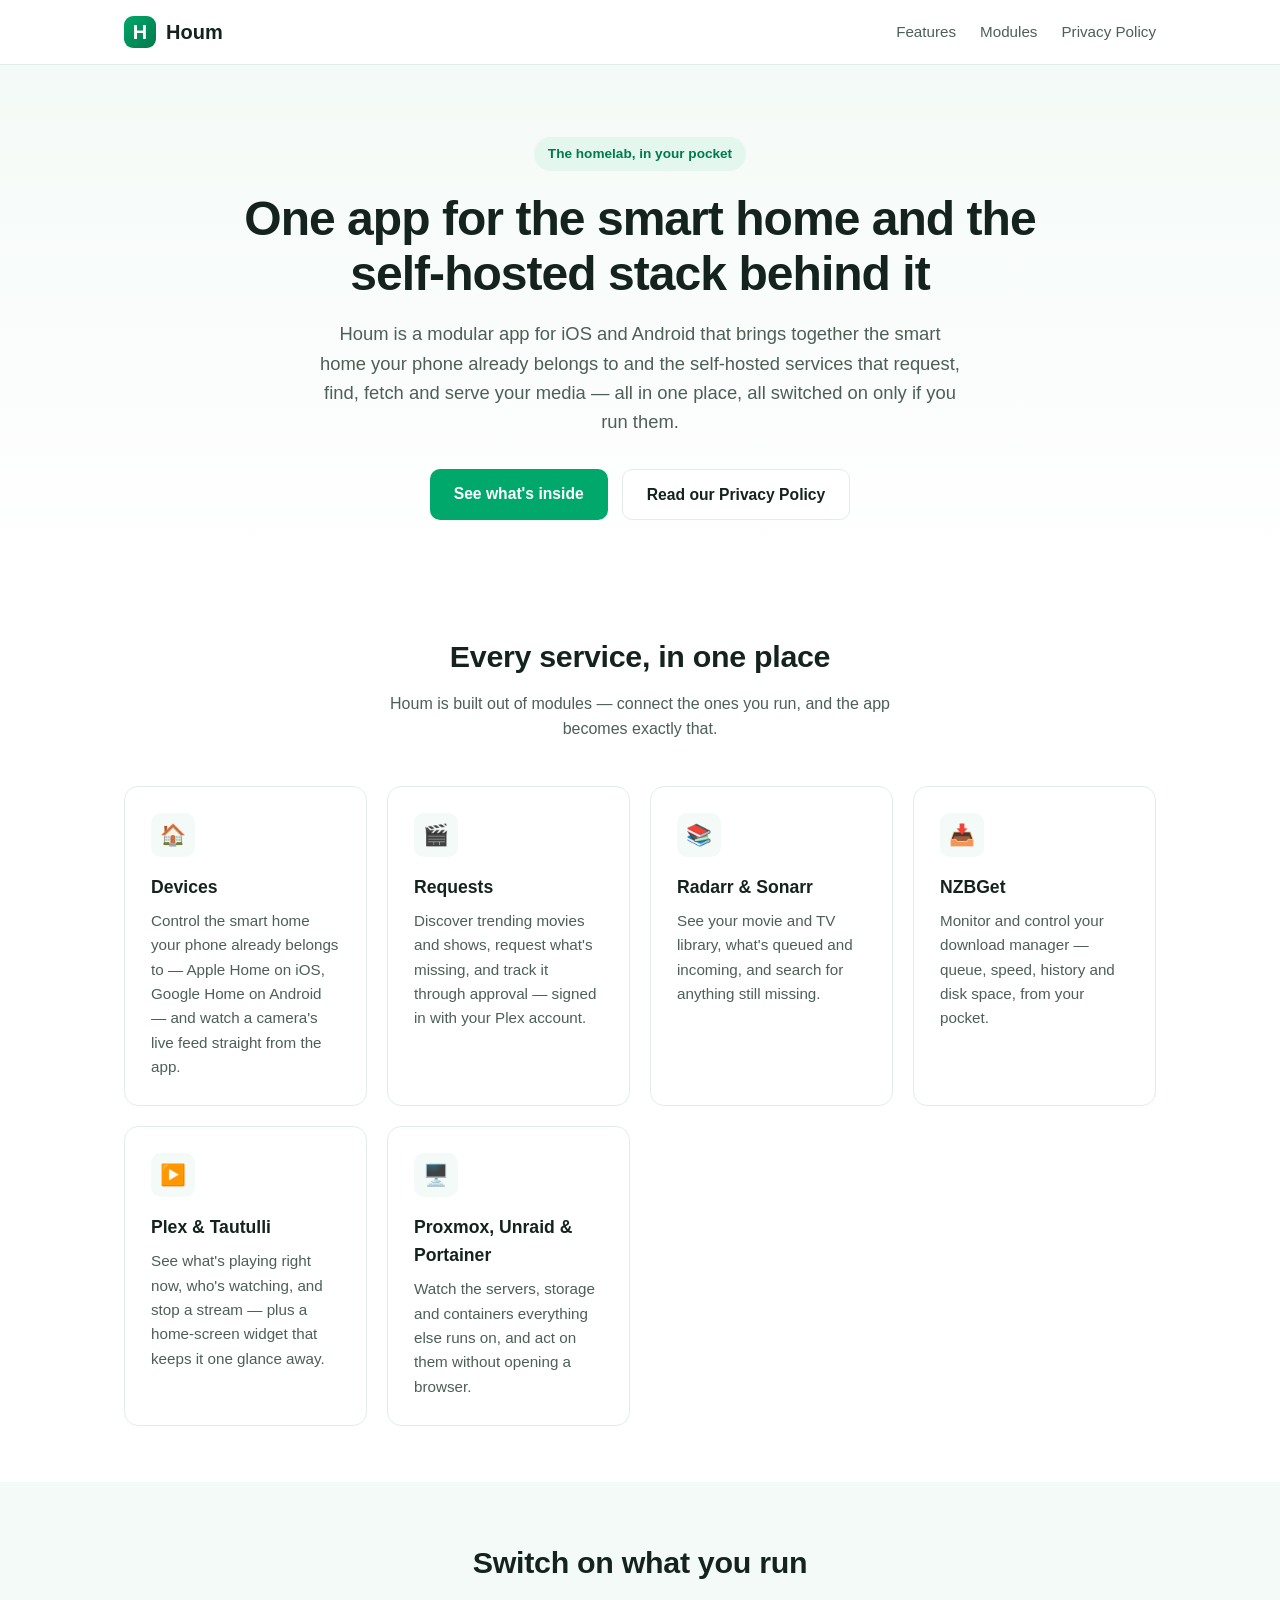
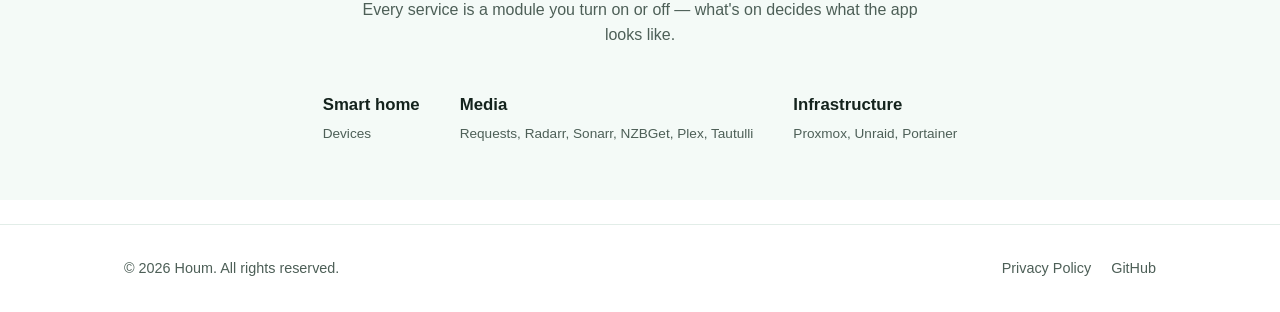
<file: index.html>
<!doctype html>
<html lang="en">
<head>
  <meta charset="utf-8" />
  <meta name="viewport" content="width=device-width, initial-scale=1" />
  <title>Houm — Your homelab, in your pocket</title>
  <meta name="description" content="Houm is a modular iOS and Android app for the whole homelab: control the smart home your phone already belongs to, and keep an eye on the self-hosted services — Plex, Sonarr, Radarr, Proxmox, Unraid, Portainer and more — running behind it." />
  <link rel="icon" href="data:image/svg+xml,<svg xmlns=%22http://www.w3.org/2000/svg%22 viewBox=%220 0 100 100%22><rect width=%22100%22 height=%22100%22 rx=%2222%22 fill=%22%2300a86b%22/><text x=%2250%22 y=%2266%22 font-size=%2258%22 font-family=%22Arial%2C sans-serif%22 font-weight=%22800%22 fill=%22white%22 text-anchor=%22middle%22>H</text></svg>" />
  <link rel="stylesheet" href="assets/styles.css" />
</head>
<body>
  <header class="site-header">
    <div class="container">
      <a class="logo" href="./">
        <span class="logo-mark">H</span>
        Houm
      </a>
      <nav class="site-nav">
        <a href="#features">Features</a>
        <a href="#modules">Modules</a>
        <a href="privacy-policy">Privacy Policy</a>
      </nav>
    </div>
  </header>

  <main>
    <section class="hero">
      <div class="container">
        <span class="eyebrow">The homelab, in your pocket</span>
        <h1>One app for the smart home and the self‑hosted stack behind it</h1>
        <p class="lead">
          Houm is a modular app for iOS and Android that brings together the smart home
          your phone already belongs to and the self-hosted services that request, find,
          fetch and serve your media — all in one place, all switched on only if you run
          them.
        </p>
        <div class="button-row">
          <a class="btn btn-primary" href="#features">See what's inside</a>
          <a class="btn btn-secondary" href="privacy-policy">Read our Privacy Policy</a>
        </div>
      </div>
    </section>

    <section id="features">
      <div class="container">
        <div class="section-title">
          <h2>Every service, in one place</h2>
          <p>Houm is built out of modules — connect the ones you run, and the app becomes exactly that.</p>
        </div>
        <div class="grid">
          <div class="card">
            <div class="icon">🏠</div>
            <h3>Devices</h3>
            <p>Control the smart home your phone already belongs to — Apple Home on iOS, Google Home on Android — and watch a camera's live feed straight from the app.</p>
          </div>
          <div class="card">
            <div class="icon">🎬</div>
            <h3>Requests</h3>
            <p>Discover trending movies and shows, request what's missing, and track it through approval — signed in with your Plex account.</p>
          </div>
          <div class="card">
            <div class="icon">📚</div>
            <h3>Radarr &amp; Sonarr</h3>
            <p>See your movie and TV library, what's queued and incoming, and search for anything still missing.</p>
          </div>
          <div class="card">
            <div class="icon">📥</div>
            <h3>NZBGet</h3>
            <p>Monitor and control your download manager — queue, speed, history and disk space, from your pocket.</p>
          </div>
          <div class="card">
            <div class="icon">▶️</div>
            <h3>Plex &amp; Tautulli</h3>
            <p>See what's playing right now, who's watching, and stop a stream — plus a home-screen widget that keeps it one glance away.</p>
          </div>
          <div class="card">
            <div class="icon">🖥️</div>
            <h3>Proxmox, Unraid &amp; Portainer</h3>
            <p>Watch the servers, storage and containers everything else runs on, and act on them without opening a browser.</p>
          </div>
        </div>
      </div>
    </section>

    <section id="modules" class="countries">
      <div class="container">
        <div class="section-title">
          <h2>Switch on what you run</h2>
          <p>Every service is a module you turn on or off — what's on decides what the app looks like.</p>
        </div>
        <div class="country-list">
          <div>
            Smart home
            <span>Devices</span>
          </div>
          <div>
            Media
            <span>Requests, Radarr, Sonarr, NZBGet, Plex, Tautulli</span>
          </div>
          <div>
            Infrastructure
            <span>Proxmox, Unraid, Portainer</span>
          </div>
        </div>
      </div>
    </section>
  </main>

  <footer class="site-footer">
    <div class="container">
      <span>&copy; 2026 Houm. All rights reserved.</span>
      <nav>
        <a href="privacy-policy">Privacy Policy</a>
        <a href="https://github.com/houm-so">GitHub</a>
      </nav>
    </div>
  </footer>
</body>
</html>
</file>
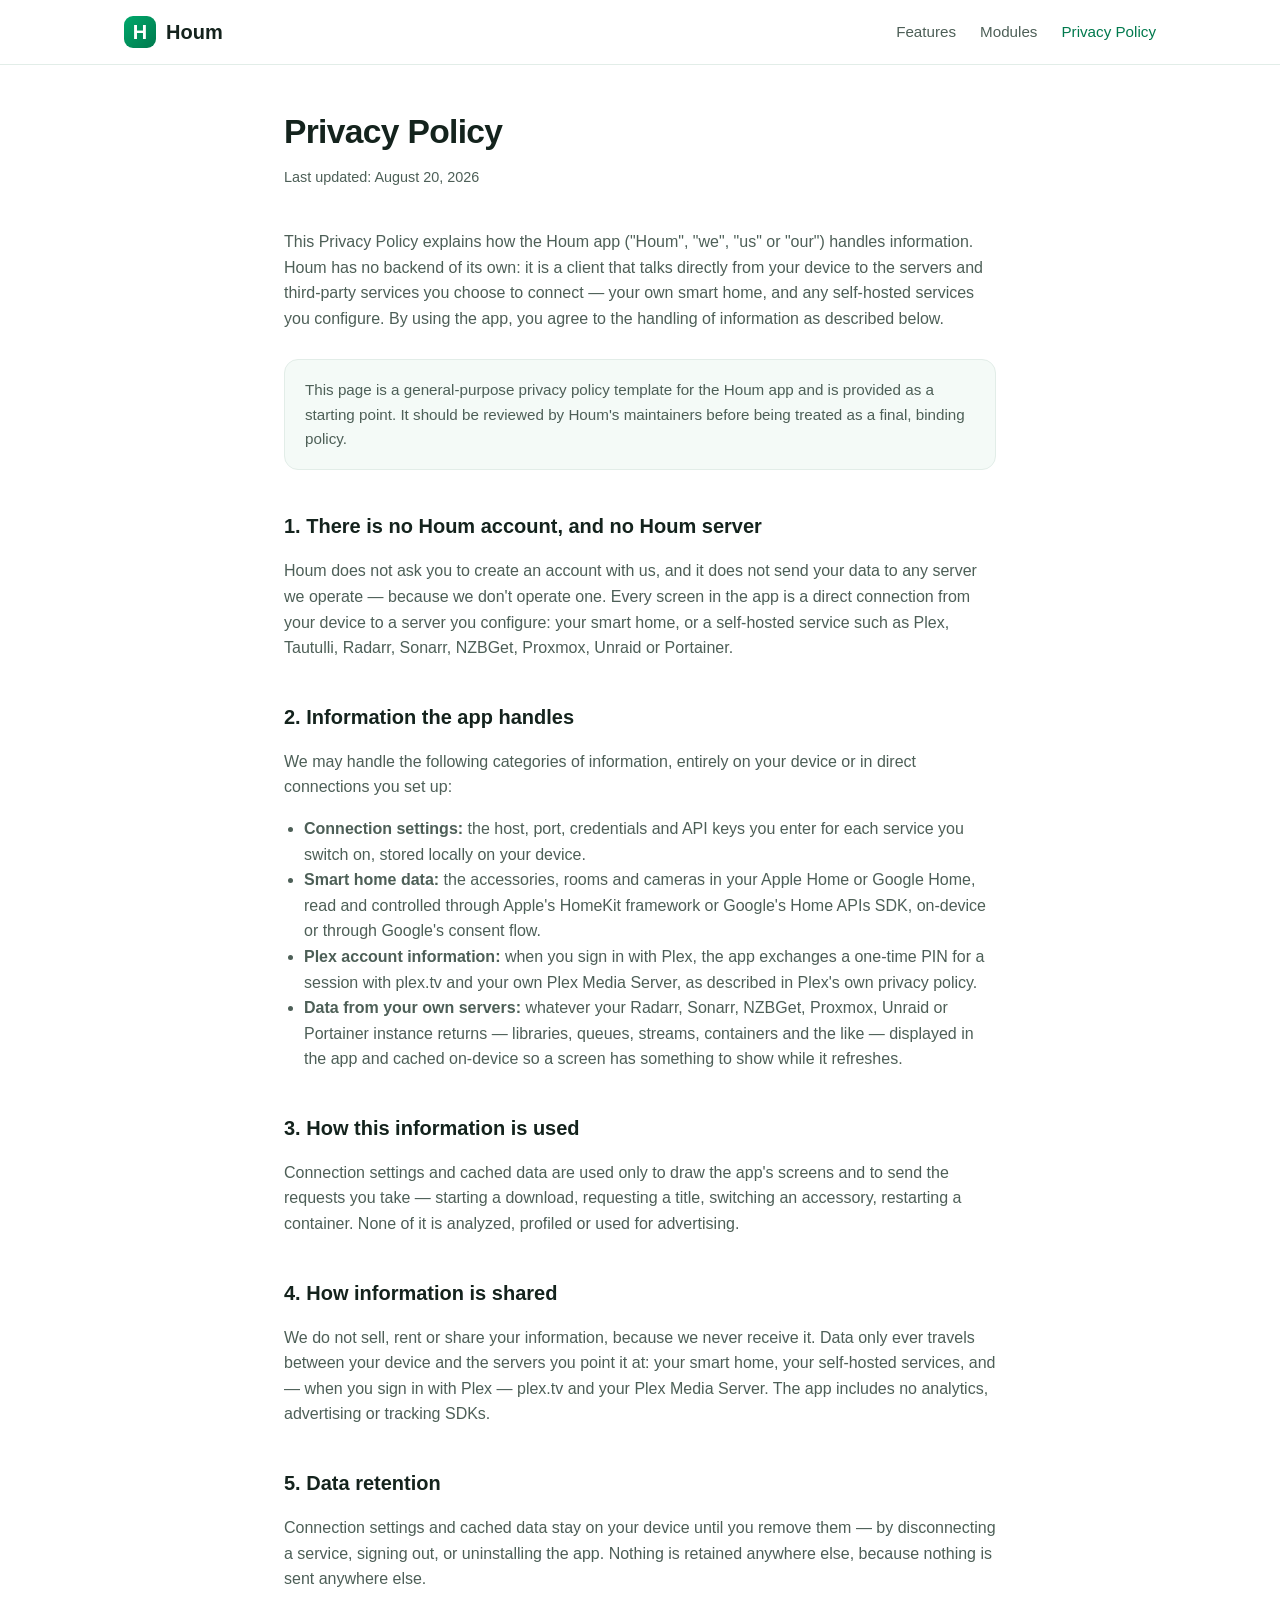
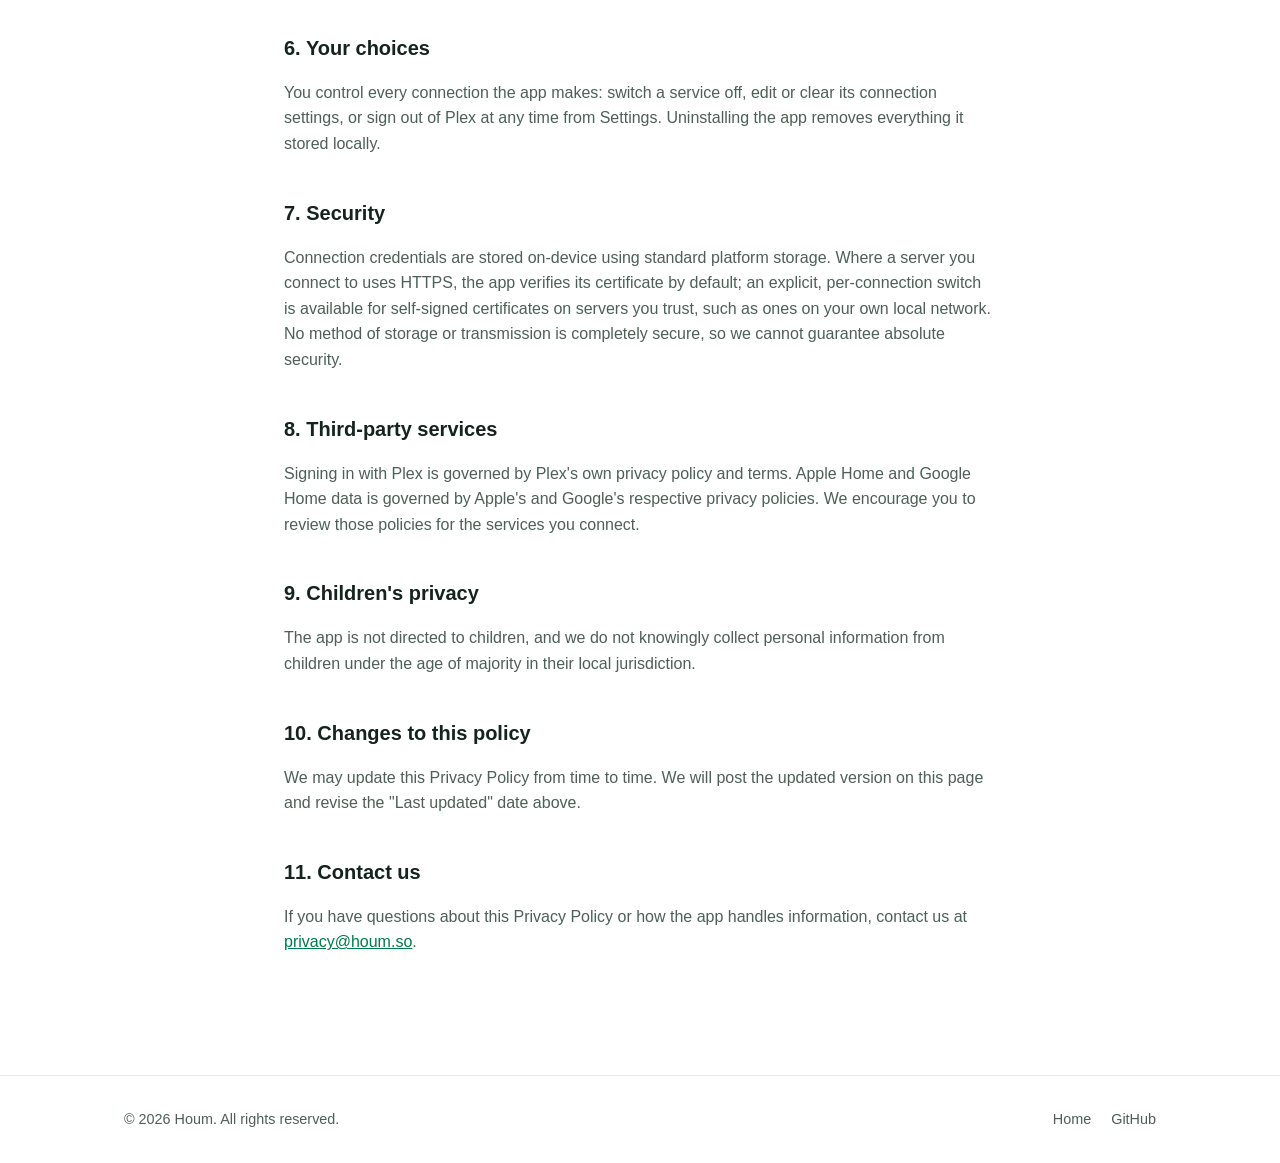
<file: privacy-policy.html>
<!doctype html>
<html lang="en">
<head>
  <meta charset="utf-8" />
  <meta name="viewport" content="width=device-width, initial-scale=1" />
  <title>Privacy Policy — Houm</title>
  <meta name="description" content="Privacy Policy for the Houm app: what data the app handles, where it goes, and the choices you have." />
  <link rel="icon" href="data:image/svg+xml,<svg xmlns=%22http://www.w3.org/2000/svg%22 viewBox=%220 0 100 100%22><rect width=%22100%22 height=%22100%22 rx=%2222%22 fill=%22%2300a86b%22/><text x=%2250%22 y=%2266%22 font-size=%2258%22 font-family=%22Arial%2C sans-serif%22 font-weight=%22800%22 fill=%22white%22 text-anchor=%22middle%22>H</text></svg>" />
  <link rel="stylesheet" href="assets/styles.css" />
</head>
<body>
  <header class="site-header">
    <div class="container">
      <a class="logo" href="./">
        <span class="logo-mark">H</span>
        Houm
      </a>
      <nav class="site-nav">
        <a href="index.html#features">Features</a>
        <a href="index.html#modules">Modules</a>
        <a href="privacy-policy" class="active">Privacy Policy</a>
      </nav>
    </div>
  </header>

  <main class="policy">
    <div class="container">
      <h1>Privacy Policy</h1>
      <p class="updated">Last updated: August 20, 2026</p>

      <p>
        This Privacy Policy explains how the Houm app ("Houm", "we", "us" or "our")
        handles information. Houm has no backend of its own: it is a client that talks
        directly from your device to the servers and third-party services you choose to
        connect — your own smart home, and any self-hosted services you configure. By
        using the app, you agree to the handling of information as described below.
      </p>

      <div class="callout">
        This page is a general-purpose privacy policy template for the Houm app and is
        provided as a starting point. It should be reviewed by Houm's maintainers before
        being treated as a final, binding policy.
      </div>

      <h2>1. There is no Houm account, and no Houm server</h2>
      <p>
        Houm does not ask you to create an account with us, and it does not send your
        data to any server we operate — because we don't operate one. Every screen in the
        app is a direct connection from your device to a server you configure: your smart
        home, or a self-hosted service such as Plex, Tautulli, Radarr, Sonarr, NZBGet,
        Proxmox, Unraid or Portainer.
      </p>

      <h2>2. Information the app handles</h2>
      <p>We may handle the following categories of information, entirely on your device or in direct connections you set up:</p>
      <ul>
        <li><strong>Connection settings:</strong> the host, port, credentials and API keys you enter for each service you switch on, stored locally on your device.</li>
        <li><strong>Smart home data:</strong> the accessories, rooms and cameras in your Apple Home or Google Home, read and controlled through Apple's HomeKit framework or Google's Home APIs SDK, on-device or through Google's consent flow.</li>
        <li><strong>Plex account information:</strong> when you sign in with Plex, the app exchanges a one-time PIN for a session with plex.tv and your own Plex Media Server, as described in Plex's own privacy policy.</li>
        <li><strong>Data from your own servers:</strong> whatever your Radarr, Sonarr, NZBGet, Proxmox, Unraid or Portainer instance returns — libraries, queues, streams, containers and the like — displayed in the app and cached on-device so a screen has something to show while it refreshes.</li>
      </ul>

      <h2>3. How this information is used</h2>
      <p>
        Connection settings and cached data are used only to draw the app's screens and to
        send the requests you take — starting a download, requesting a title, switching an
        accessory, restarting a container. None of it is analyzed, profiled or used for
        advertising.
      </p>

      <h2>4. How information is shared</h2>
      <p>
        We do not sell, rent or share your information, because we never receive it. Data
        only ever travels between your device and the servers you point it at: your smart
        home, your self-hosted services, and — when you sign in with Plex — plex.tv and
        your Plex Media Server. The app includes no analytics, advertising or tracking
        SDKs.
      </p>

      <h2>5. Data retention</h2>
      <p>
        Connection settings and cached data stay on your device until you remove them —
        by disconnecting a service, signing out, or uninstalling the app. Nothing is
        retained anywhere else, because nothing is sent anywhere else.
      </p>

      <h2>6. Your choices</h2>
      <p>
        You control every connection the app makes: switch a service off, edit or clear
        its connection settings, or sign out of Plex at any time from Settings. Uninstalling
        the app removes everything it stored locally.
      </p>

      <h2>7. Security</h2>
      <p>
        Connection credentials are stored on-device using standard platform storage. Where
        a server you connect to uses HTTPS, the app verifies its certificate by default;
        an explicit, per-connection switch is available for self-signed certificates on
        servers you trust, such as ones on your own local network. No method of storage or
        transmission is completely secure, so we cannot guarantee absolute security.
      </p>

      <h2>8. Third-party services</h2>
      <p>
        Signing in with Plex is governed by Plex's own privacy policy and terms. Apple Home
        and Google Home data is governed by Apple's and Google's respective privacy
        policies. We encourage you to review those policies for the services you connect.
      </p>

      <h2>9. Children's privacy</h2>
      <p>
        The app is not directed to children, and we do not knowingly collect personal
        information from children under the age of majority in their local jurisdiction.
      </p>

      <h2>10. Changes to this policy</h2>
      <p>
        We may update this Privacy Policy from time to time. We will post the updated
        version on this page and revise the "Last updated" date above.
      </p>

      <h2>11. Contact us</h2>
      <p>
        If you have questions about this Privacy Policy or how the app handles
        information, contact us at
        <a href="mailto:privacy@houm.so">privacy@houm.so</a>.
      </p>
    </div>
  </main>

  <footer class="site-footer">
    <div class="container">
      <span>&copy; 2026 Houm. All rights reserved.</span>
      <nav>
        <a href="index.html">Home</a>
        <a href="https://github.com/houm-so">GitHub</a>
      </nav>
    </div>
  </footer>
</body>
</html>
</file>
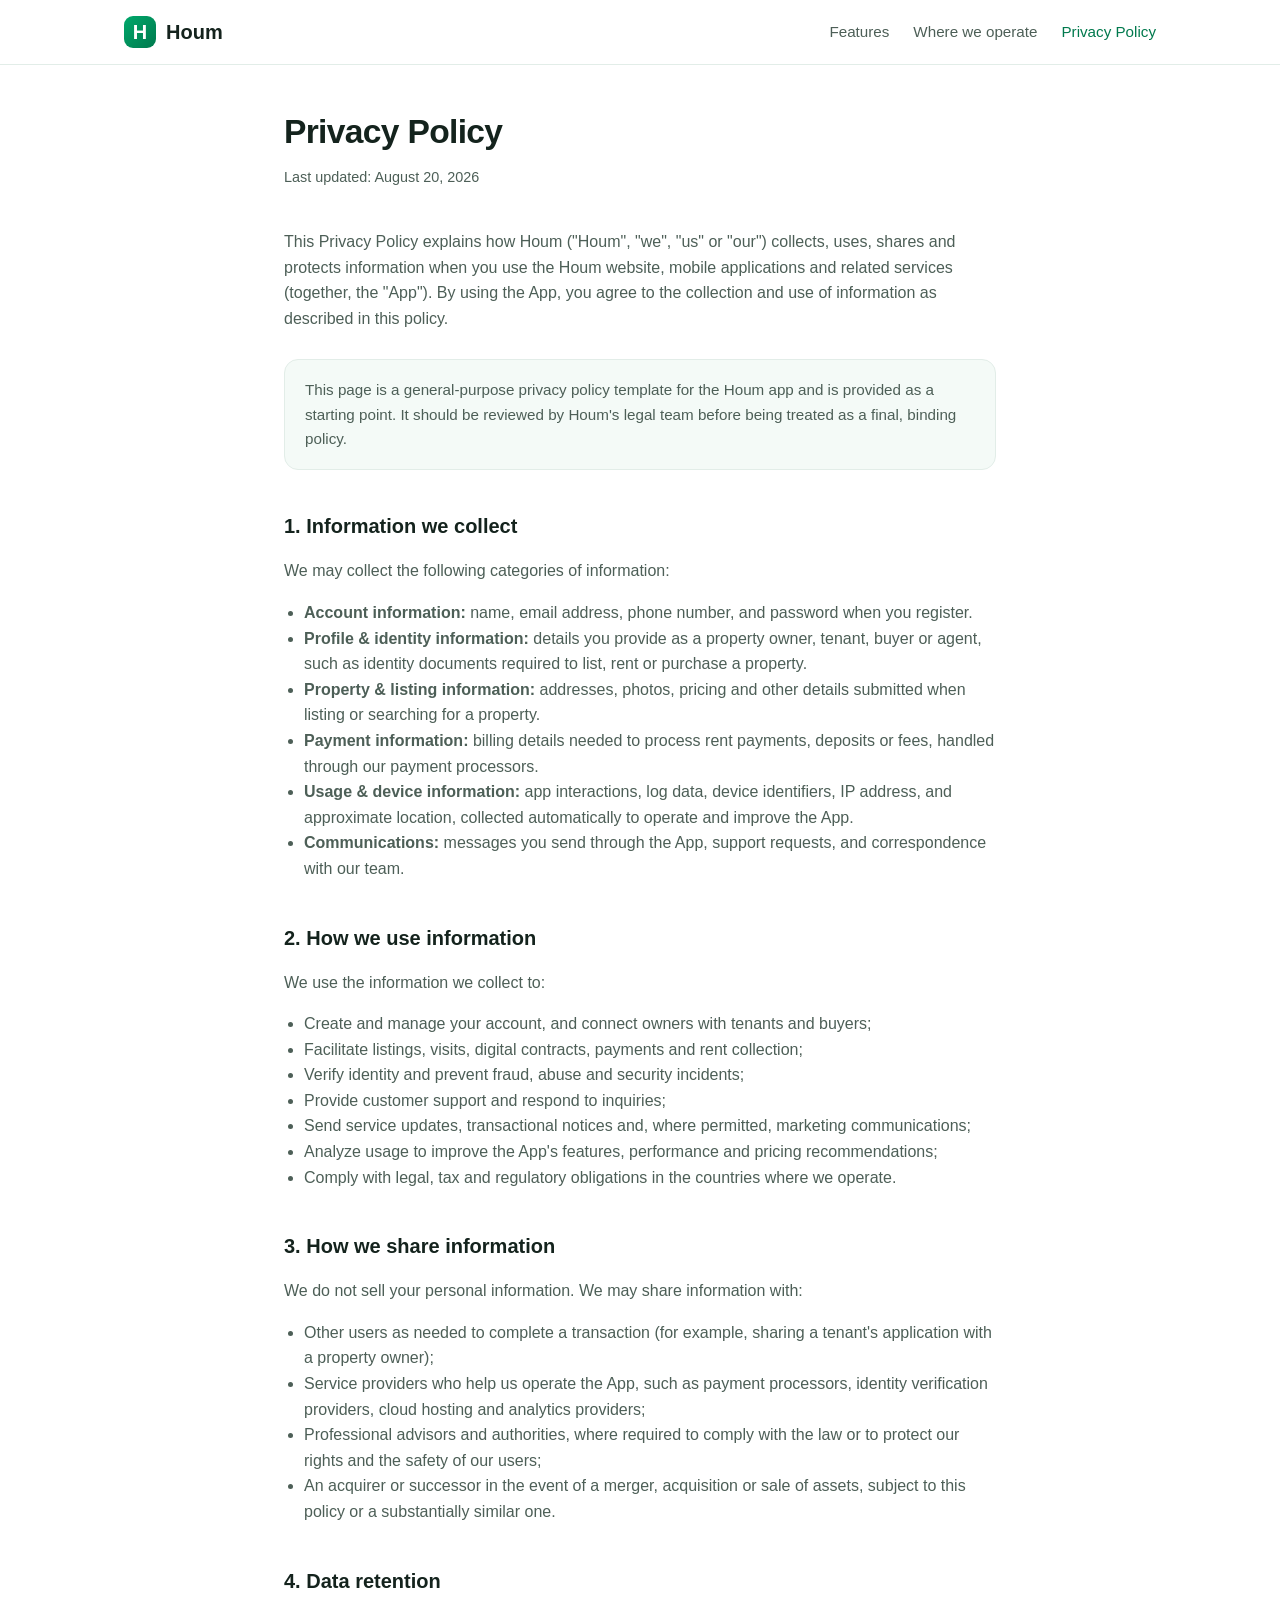
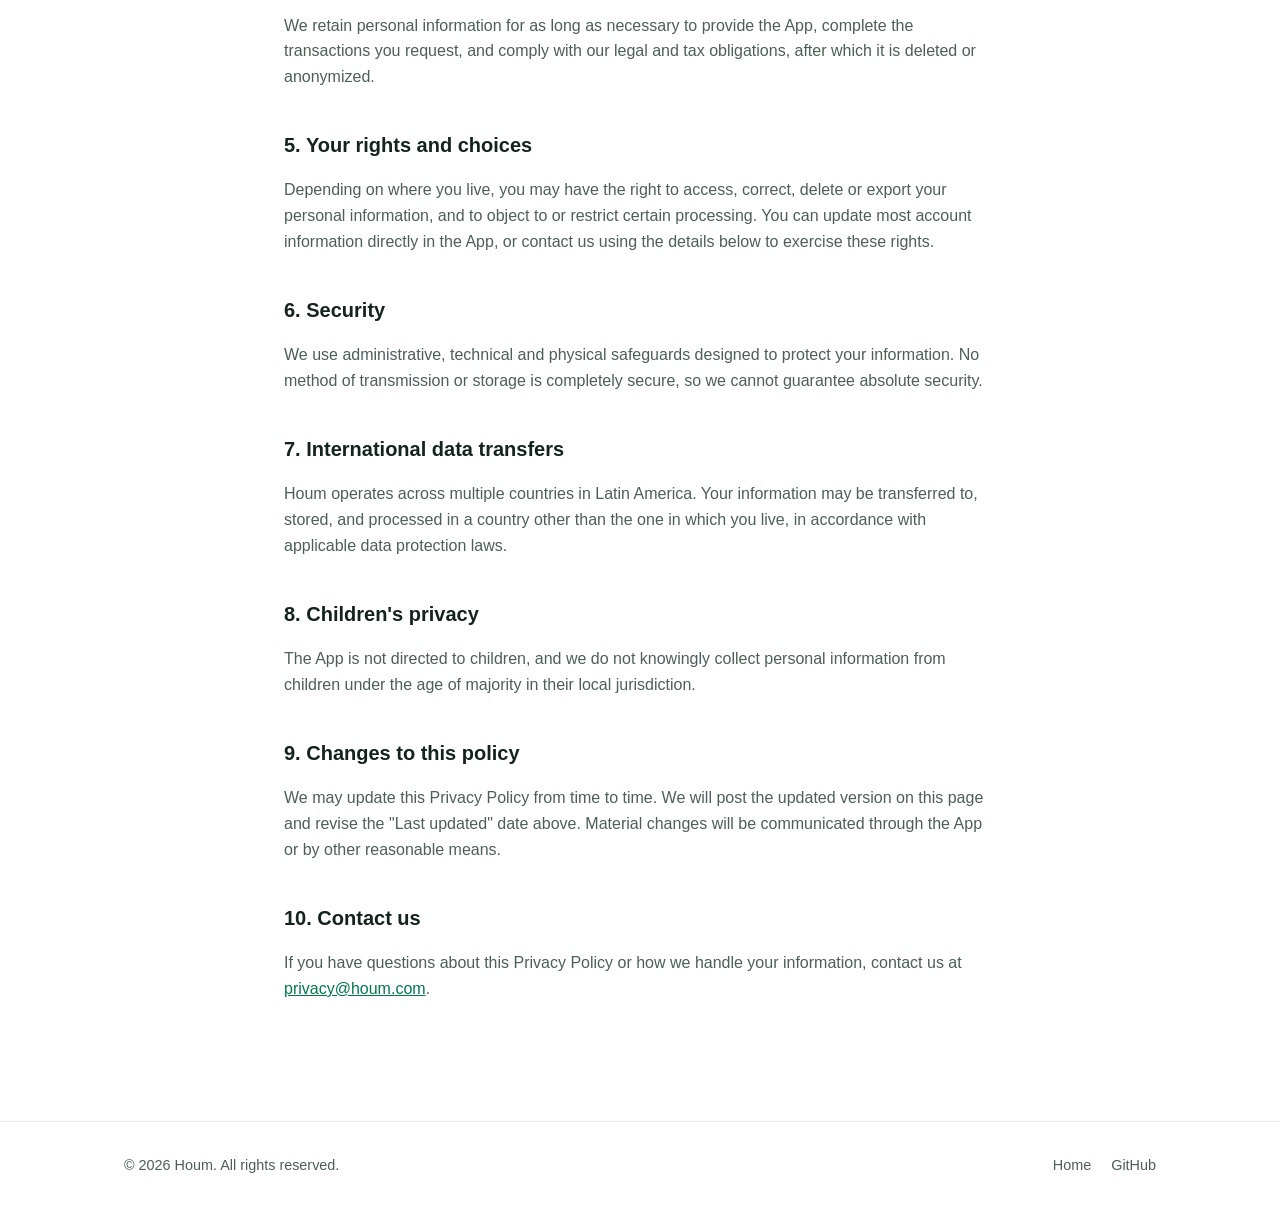
<file: privacy.html>
<!doctype html>
<html lang="en">
<head>
  <meta charset="utf-8" />
  <meta name="viewport" content="width=device-width, initial-scale=1" />
  <title>Privacy Policy — Houm</title>
  <meta name="description" content="Privacy Policy for the Houm app and website: what data we collect, how we use it, and the choices you have." />
  <link rel="icon" href="data:image/svg+xml,<svg xmlns=%22http://www.w3.org/2000/svg%22 viewBox=%220 0 100 100%22><rect width=%22100%22 height=%22100%22 rx=%2222%22 fill=%22%2300a86b%22/><text x=%2250%22 y=%2266%22 font-size=%2258%22 font-family=%22Arial%2C sans-serif%22 font-weight=%22800%22 fill=%22white%22 text-anchor=%22middle%22>H</text></svg>" />
  <link rel="stylesheet" href="assets/styles.css" />
</head>
<body>
  <header class="site-header">
    <div class="container">
      <a class="logo" href="./">
        <span class="logo-mark">H</span>
        Houm
      </a>
      <nav class="site-nav">
        <a href="index.html#features">Features</a>
        <a href="index.html#countries">Where we operate</a>
        <a href="privacy.html" class="active">Privacy Policy</a>
      </nav>
    </div>
  </header>

  <main class="policy">
    <div class="container">
      <h1>Privacy Policy</h1>
      <p class="updated">Last updated: August 20, 2026</p>

      <p>
        This Privacy Policy explains how Houm ("Houm", "we", "us" or "our") collects, uses,
        shares and protects information when you use the Houm website, mobile applications
        and related services (together, the "App"). By using the App, you agree to the
        collection and use of information as described in this policy.
      </p>

      <div class="callout">
        This page is a general-purpose privacy policy template for the Houm app and is
        provided as a starting point. It should be reviewed by Houm's legal team before
        being treated as a final, binding policy.
      </div>

      <h2>1. Information we collect</h2>
      <p>We may collect the following categories of information:</p>
      <ul>
        <li><strong>Account information:</strong> name, email address, phone number, and password when you register.</li>
        <li><strong>Profile &amp; identity information:</strong> details you provide as a property owner, tenant, buyer or agent, such as identity documents required to list, rent or purchase a property.</li>
        <li><strong>Property &amp; listing information:</strong> addresses, photos, pricing and other details submitted when listing or searching for a property.</li>
        <li><strong>Payment information:</strong> billing details needed to process rent payments, deposits or fees, handled through our payment processors.</li>
        <li><strong>Usage &amp; device information:</strong> app interactions, log data, device identifiers, IP address, and approximate location, collected automatically to operate and improve the App.</li>
        <li><strong>Communications:</strong> messages you send through the App, support requests, and correspondence with our team.</li>
      </ul>

      <h2>2. How we use information</h2>
      <p>We use the information we collect to:</p>
      <ul>
        <li>Create and manage your account, and connect owners with tenants and buyers;</li>
        <li>Facilitate listings, visits, digital contracts, payments and rent collection;</li>
        <li>Verify identity and prevent fraud, abuse and security incidents;</li>
        <li>Provide customer support and respond to inquiries;</li>
        <li>Send service updates, transactional notices and, where permitted, marketing communications;</li>
        <li>Analyze usage to improve the App's features, performance and pricing recommendations;</li>
        <li>Comply with legal, tax and regulatory obligations in the countries where we operate.</li>
      </ul>

      <h2>3. How we share information</h2>
      <p>We do not sell your personal information. We may share information with:</p>
      <ul>
        <li>Other users as needed to complete a transaction (for example, sharing a tenant's application with a property owner);</li>
        <li>Service providers who help us operate the App, such as payment processors, identity verification providers, cloud hosting and analytics providers;</li>
        <li>Professional advisors and authorities, where required to comply with the law or to protect our rights and the safety of our users;</li>
        <li>An acquirer or successor in the event of a merger, acquisition or sale of assets, subject to this policy or a substantially similar one.</li>
      </ul>

      <h2>4. Data retention</h2>
      <p>
        We retain personal information for as long as necessary to provide the App, complete
        the transactions you request, and comply with our legal and tax obligations, after
        which it is deleted or anonymized.
      </p>

      <h2>5. Your rights and choices</h2>
      <p>
        Depending on where you live, you may have the right to access, correct, delete or
        export your personal information, and to object to or restrict certain processing.
        You can update most account information directly in the App, or contact us using the
        details below to exercise these rights.
      </p>

      <h2>6. Security</h2>
      <p>
        We use administrative, technical and physical safeguards designed to protect your
        information. No method of transmission or storage is completely secure, so we
        cannot guarantee absolute security.
      </p>

      <h2>7. International data transfers</h2>
      <p>
        Houm operates across multiple countries in Latin America. Your information may be
        transferred to, stored, and processed in a country other than the one in which you
        live, in accordance with applicable data protection laws.
      </p>

      <h2>8. Children's privacy</h2>
      <p>
        The App is not directed to children, and we do not knowingly collect personal
        information from children under the age of majority in their local jurisdiction.
      </p>

      <h2>9. Changes to this policy</h2>
      <p>
        We may update this Privacy Policy from time to time. We will post the updated
        version on this page and revise the "Last updated" date above. Material changes
        will be communicated through the App or by other reasonable means.
      </p>

      <h2>10. Contact us</h2>
      <p>
        If you have questions about this Privacy Policy or how we handle your information,
        contact us at
        <a href="mailto:privacy@houm.com">privacy@houm.com</a>.
      </p>
    </div>
  </main>

  <footer class="site-footer">
    <div class="container">
      <span>&copy; 2026 Houm. All rights reserved.</span>
      <nav>
        <a href="index.html">Home</a>
        <a href="https://github.com/houm-so">GitHub</a>
      </nav>
    </div>
  </footer>
</body>
</html>
</file>
<file: assets/styles.css>
:root {
  --color-bg: #ffffff;
  --color-bg-alt: #f4faf7;
  --color-text: #14231d;
  --color-text-muted: #4d5f57;
  --color-primary: #00a86b;
  --color-primary-dark: #00794d;
  --color-border: #e2ede8;
  --max-width: 1080px;
  --radius: 14px;
  font-size: 16px;
}

* {
  box-sizing: border-box;
}

html {
  scroll-behavior: smooth;
}

body {
  margin: 0;
  font-family: -apple-system, BlinkMacSystemFont, "Segoe UI", Roboto, Helvetica, Arial, sans-serif;
  color: var(--color-text);
  background: var(--color-bg);
  line-height: 1.6;
}

a {
  color: var(--color-primary-dark);
}

img {
  max-width: 100%;
}

.container {
  max-width: var(--max-width);
  margin: 0 auto;
  padding: 0 24px;
}

/* Header */
.site-header {
  border-bottom: 1px solid var(--color-border);
  position: sticky;
  top: 0;
  background: rgba(255, 255, 255, 0.9);
  backdrop-filter: saturate(180%) blur(6px);
  z-index: 10;
}

.site-header .container {
  display: flex;
  align-items: center;
  justify-content: space-between;
  padding-top: 16px;
  padding-bottom: 16px;
}

.logo {
  display: flex;
  align-items: center;
  gap: 10px;
  font-weight: 700;
  font-size: 1.25rem;
  color: var(--color-text);
  text-decoration: none;
}

.logo-mark {
  width: 32px;
  height: 32px;
  border-radius: 9px;
  background: linear-gradient(135deg, var(--color-primary), var(--color-primary-dark));
  display: inline-flex;
  align-items: center;
  justify-content: center;
  color: #fff;
  font-weight: 800;
}

.site-nav {
  display: flex;
  gap: 24px;
  align-items: center;
}

.site-nav a {
  color: var(--color-text-muted);
  text-decoration: none;
  font-weight: 500;
  font-size: 0.95rem;
}

.site-nav a:hover,
.site-nav a.active {
  color: var(--color-primary-dark);
}

/* Hero */
.hero {
  background: linear-gradient(180deg, var(--color-bg-alt), var(--color-bg));
  padding: 72px 0 56px;
}

.hero .container {
  text-align: center;
}

.eyebrow {
  display: inline-block;
  padding: 6px 14px;
  border-radius: 999px;
  background: #e4f7ee;
  color: var(--color-primary-dark);
  font-size: 0.85rem;
  font-weight: 600;
  margin-bottom: 20px;
}

h1 {
  font-size: clamp(2rem, 5vw, 3rem);
  line-height: 1.15;
  margin: 0 0 18px;
  letter-spacing: -0.02em;
}

.hero p.lead {
  font-size: 1.15rem;
  color: var(--color-text-muted);
  max-width: 640px;
  margin: 0 auto 32px;
}

.button-row {
  display: flex;
  gap: 14px;
  justify-content: center;
  flex-wrap: wrap;
}

.btn {
  display: inline-block;
  padding: 12px 24px;
  border-radius: 10px;
  font-weight: 600;
  text-decoration: none;
  font-size: 0.98rem;
  transition: transform 0.15s ease, box-shadow 0.15s ease;
}

.btn-primary {
  background: var(--color-primary);
  color: #fff;
}

.btn-primary:hover {
  background: var(--color-primary-dark);
}

.btn-secondary {
  background: #fff;
  color: var(--color-text);
  border: 1px solid var(--color-border);
}

.btn-secondary:hover {
  border-color: var(--color-primary);
  color: var(--color-primary-dark);
}

/* Sections */
section {
  padding: 56px 0;
}

.section-title {
  text-align: center;
  margin-bottom: 44px;
}

.section-title h2 {
  font-size: 1.9rem;
  margin: 0 0 10px;
  letter-spacing: -0.01em;
}

.section-title p {
  color: var(--color-text-muted);
  max-width: 560px;
  margin: 0 auto;
}

.grid {
  display: grid;
  grid-template-columns: repeat(auto-fit, minmax(240px, 1fr));
  gap: 20px;
}

.card {
  border: 1px solid var(--color-border);
  border-radius: var(--radius);
  padding: 26px;
  background: var(--color-bg);
}

.card .icon {
  width: 44px;
  height: 44px;
  border-radius: 10px;
  background: var(--color-bg-alt);
  display: flex;
  align-items: center;
  justify-content: center;
  font-size: 1.3rem;
  margin-bottom: 16px;
}

.card h3 {
  margin: 0 0 8px;
  font-size: 1.1rem;
}

.card p {
  margin: 0;
  color: var(--color-text-muted);
  font-size: 0.95rem;
}

.countries {
  background: var(--color-bg-alt);
}

.country-list {
  display: flex;
  justify-content: center;
  gap: 40px;
  flex-wrap: wrap;
  font-weight: 600;
  font-size: 1.05rem;
}

.country-list span {
  color: var(--color-text-muted);
  font-weight: 500;
  font-size: 0.85rem;
  display: block;
  margin-top: 4px;
}

/* Footer */
.site-footer {
  border-top: 1px solid var(--color-border);
  padding: 32px 0;
  margin-top: 24px;
}

.site-footer .container {
  display: flex;
  justify-content: space-between;
  align-items: center;
  flex-wrap: wrap;
  gap: 16px;
  color: var(--color-text-muted);
  font-size: 0.9rem;
}

.site-footer nav {
  display: flex;
  gap: 20px;
}

.site-footer a {
  color: var(--color-text-muted);
  text-decoration: none;
}

.site-footer a:hover {
  color: var(--color-primary-dark);
}

/* Policy page */
.policy {
  padding: 48px 0 80px;
}

.policy .container {
  max-width: 760px;
}

.policy h1 {
  font-size: 2.1rem;
  margin-bottom: 6px;
}

.policy .updated {
  color: var(--color-text-muted);
  font-size: 0.9rem;
  margin-bottom: 40px;
}

.policy h2 {
  font-size: 1.25rem;
  margin-top: 40px;
  margin-bottom: 12px;
}

.policy p,
.policy li {
  color: var(--color-text-muted);
  font-size: 1rem;
}

.policy ul {
  padding-left: 20px;
}

.policy a {
  color: var(--color-primary-dark);
}

.callout {
  background: var(--color-bg-alt);
  border: 1px solid var(--color-border);
  border-radius: var(--radius);
  padding: 18px 20px;
  margin: 28px 0;
  font-size: 0.95rem;
  color: var(--color-text-muted);
}
</file>
